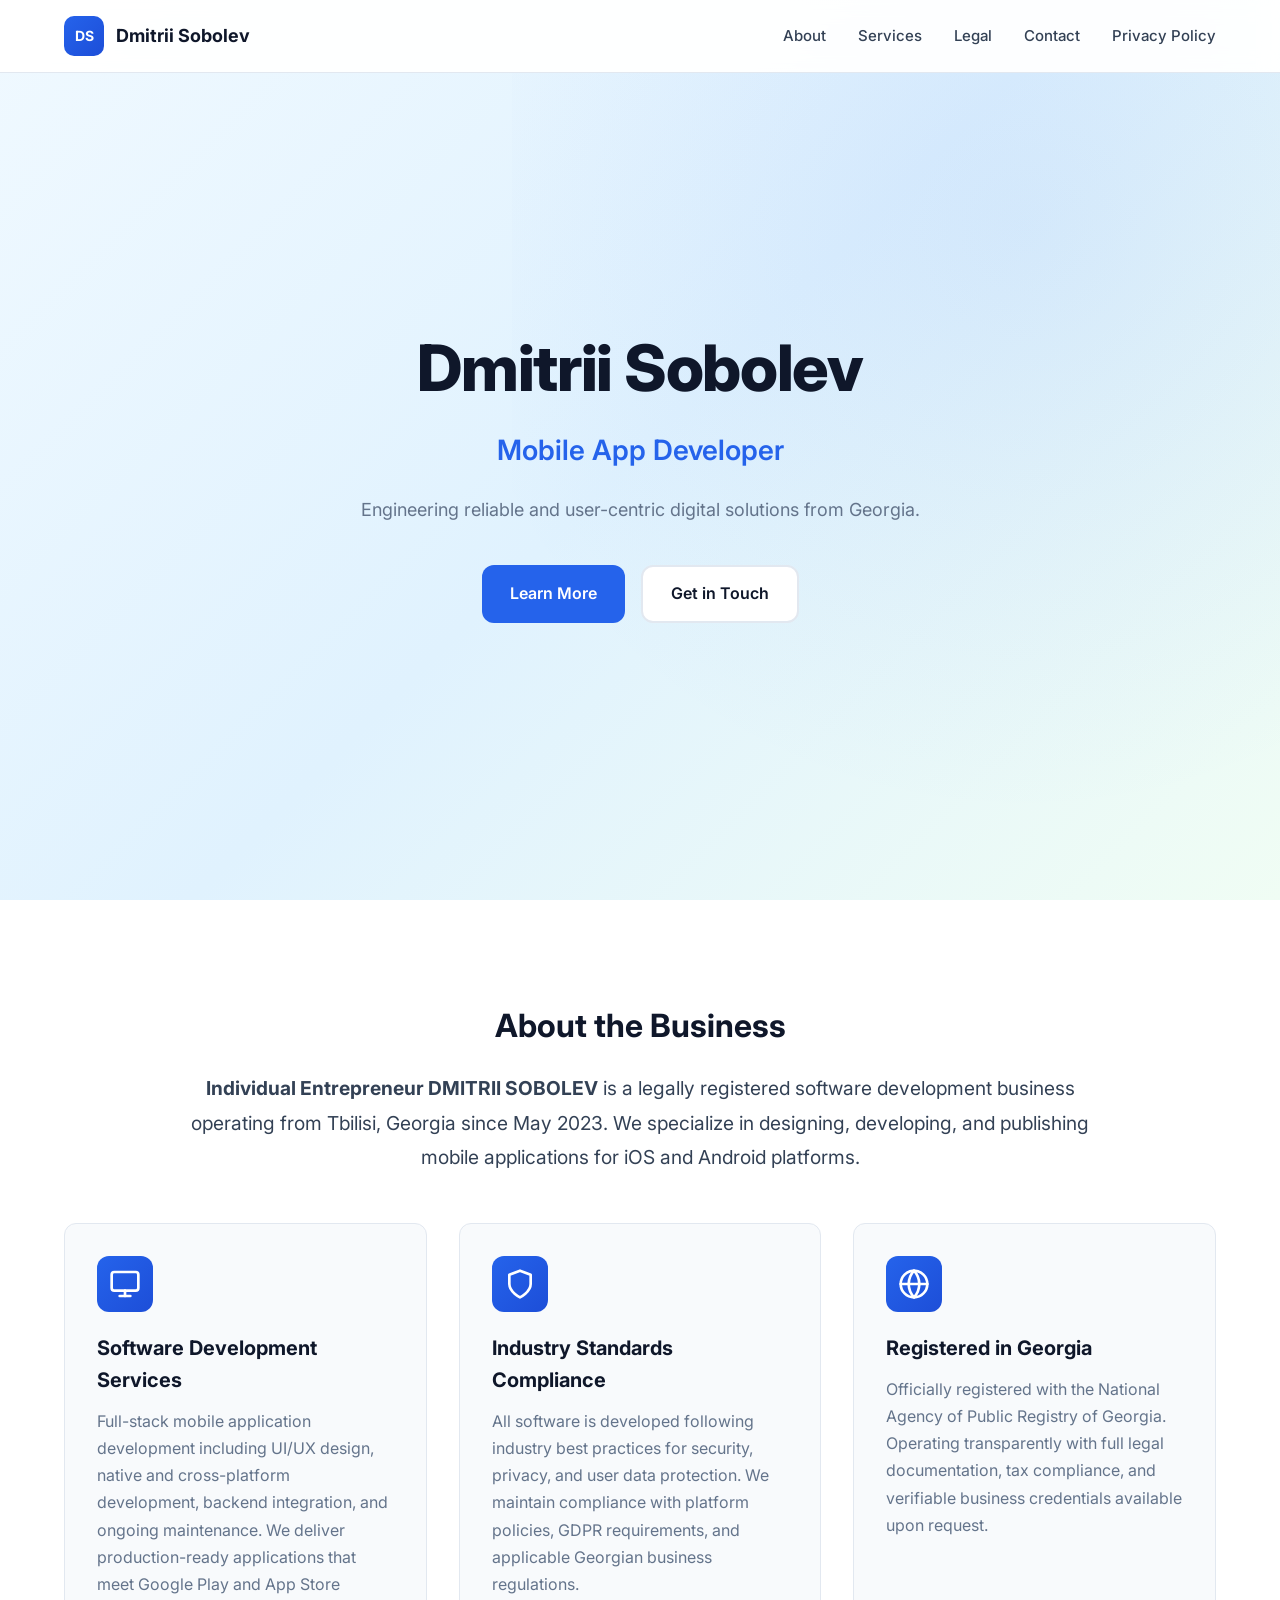
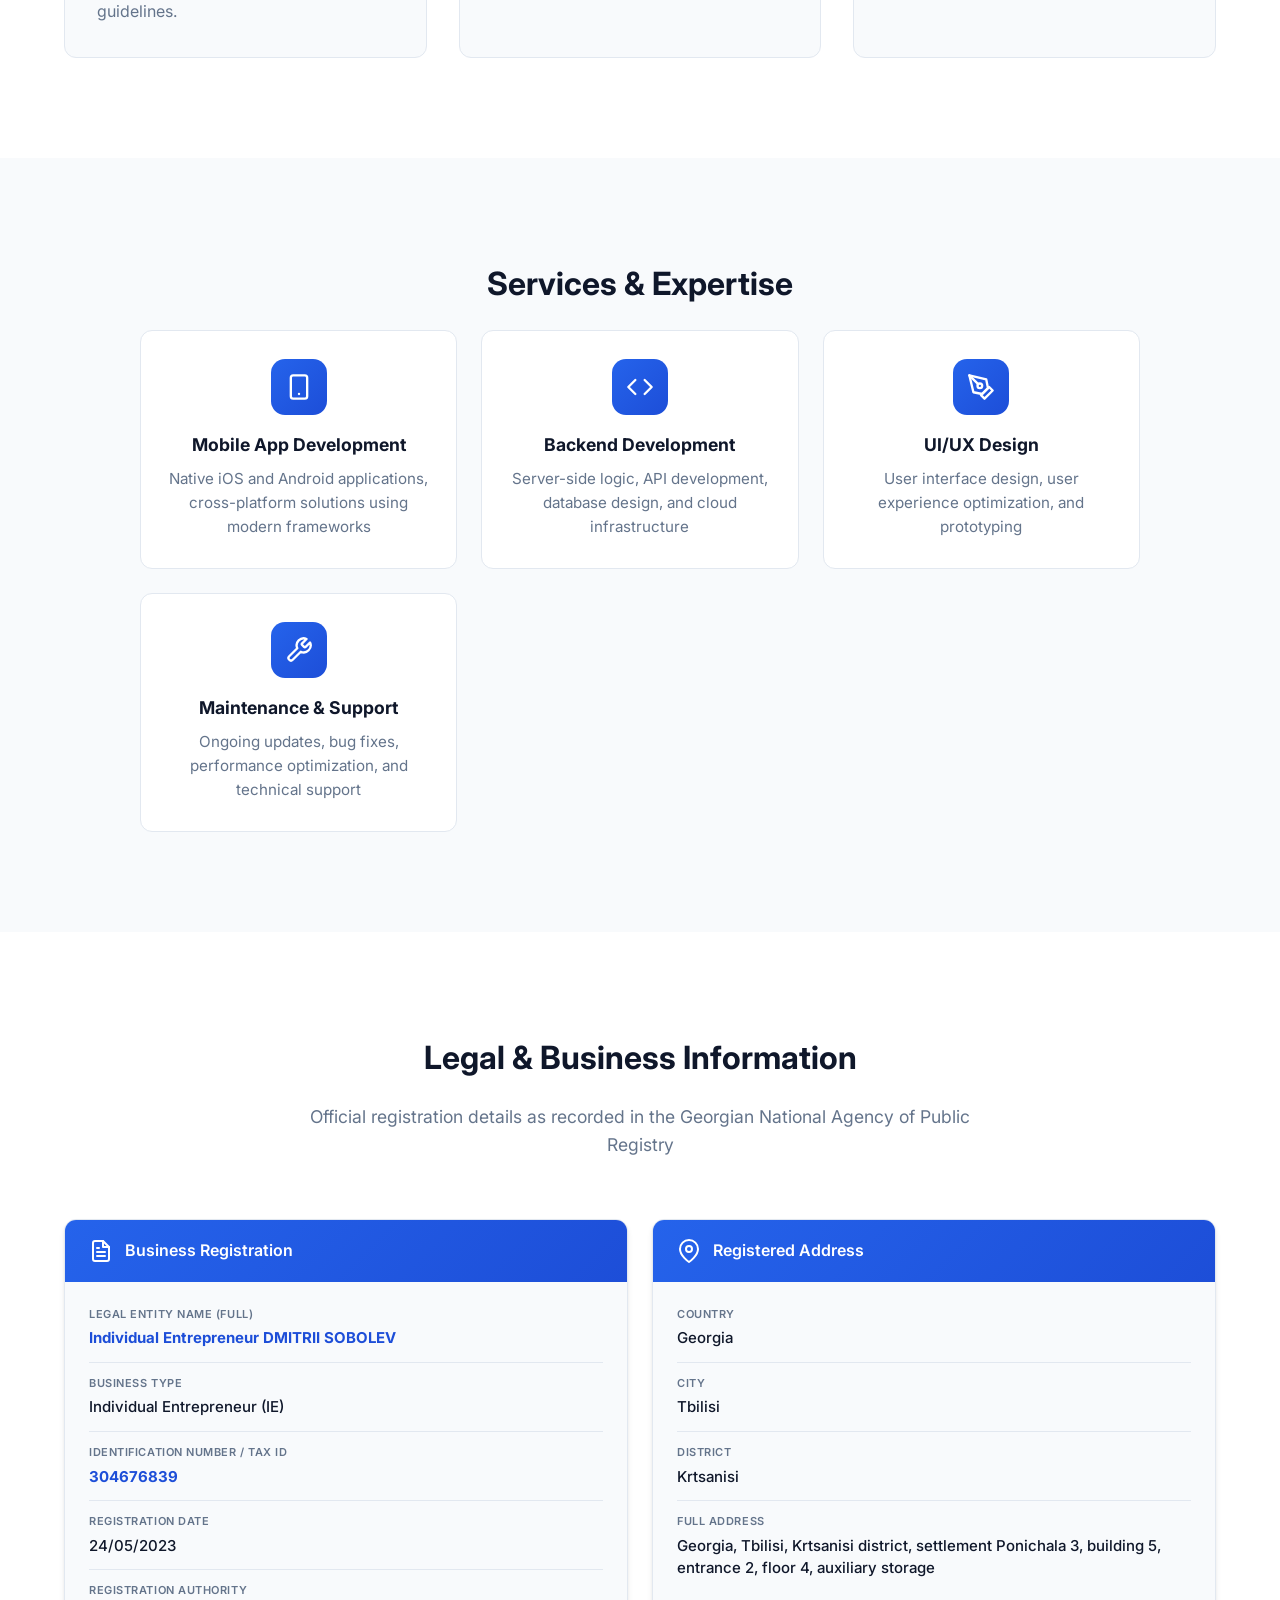
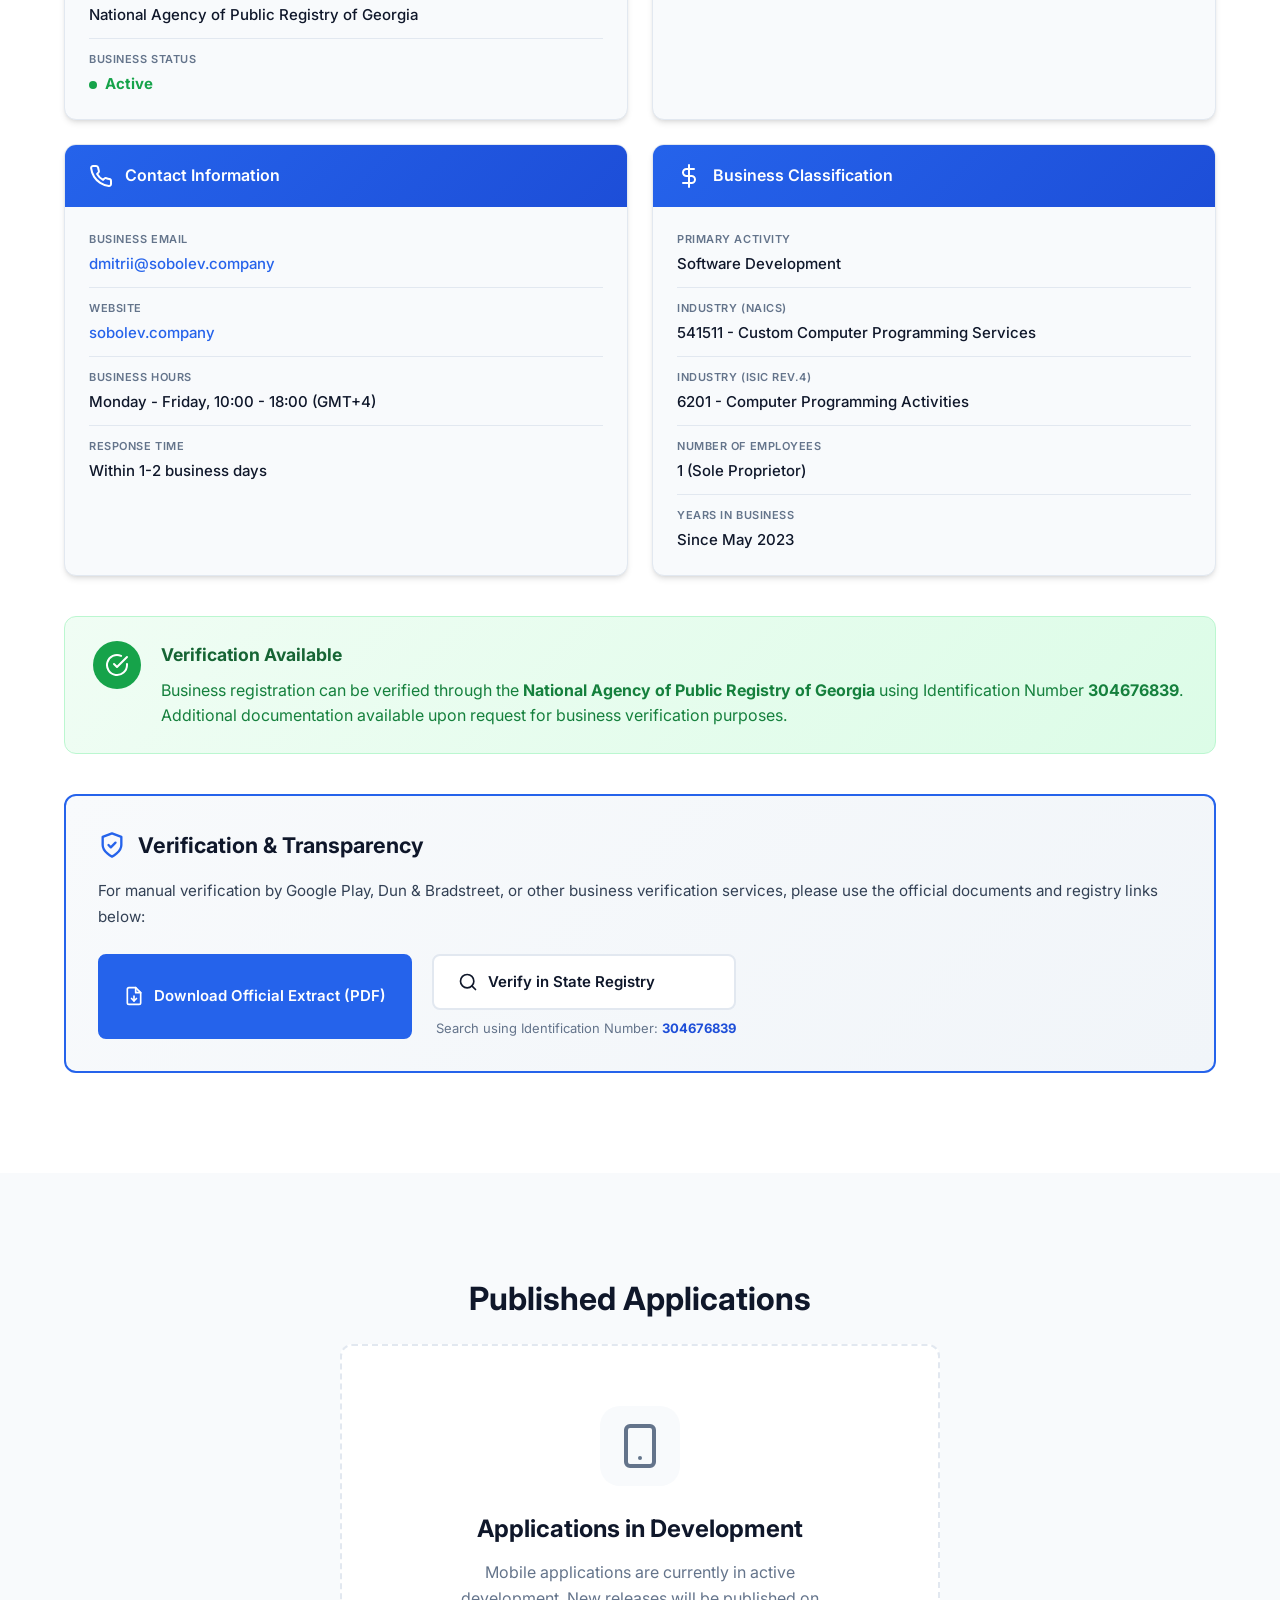
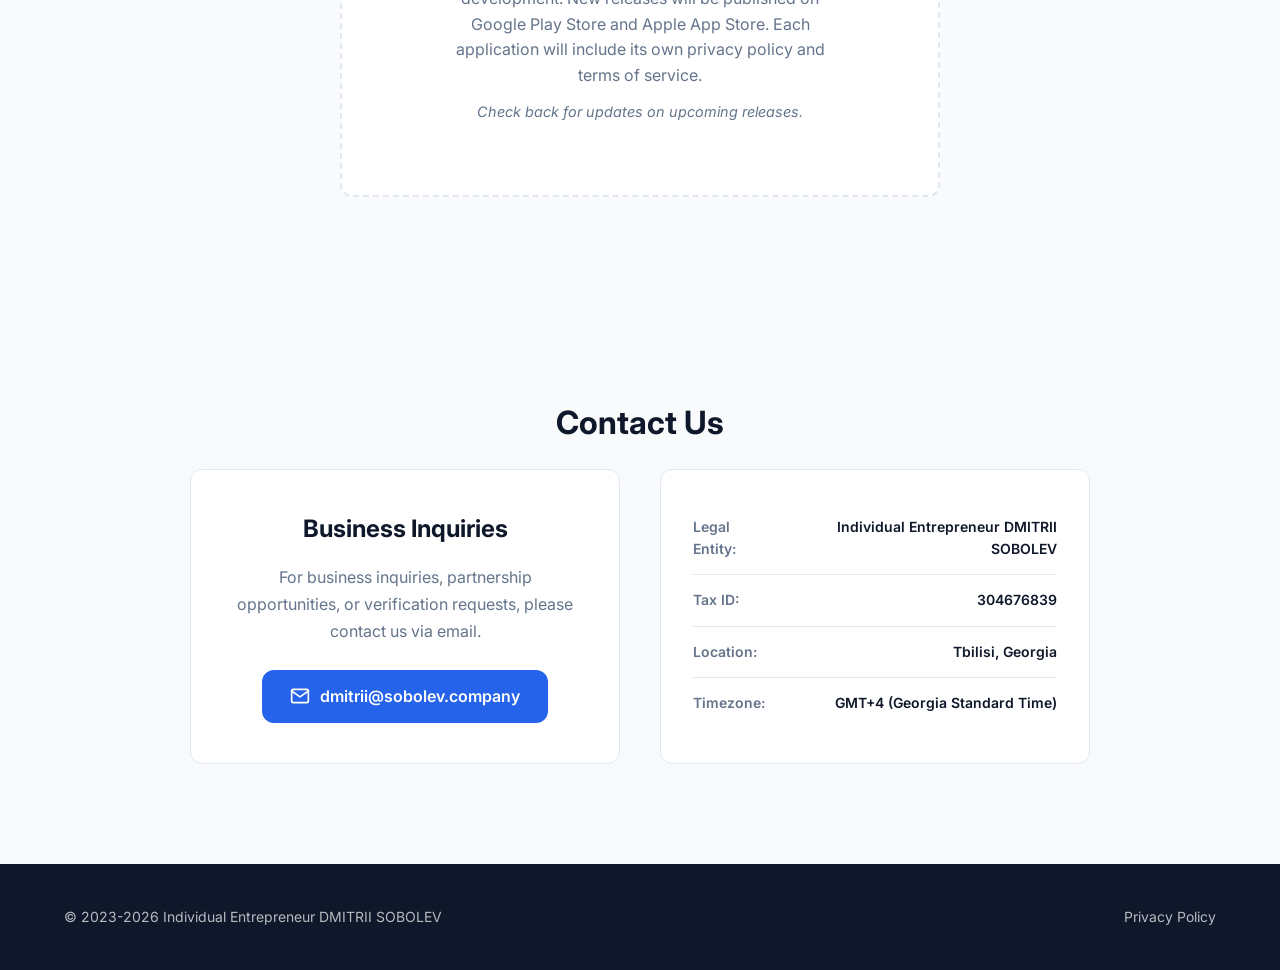
<file: index.html>
<!DOCTYPE html>
<html lang="en">
<head>
    <meta charset="UTF-8">
    <meta name="viewport" content="width=device-width, initial-scale=1.0">
    <title>Individual Entrepreneur DMITRII SOBOLEV | Mobile App Developer | Tbilisi, Georgia</title>
    <meta name="description" content="Individual Entrepreneur DMITRII SOBOLEV (Tax ID: 304676839) - Registered software development business in Tbilisi, Georgia. Professional mobile application development services since May 2023.">
    <meta name="author" content="Individual Entrepreneur DMITRII SOBOLEV">
    <meta name="robots" content="index, follow">
    <meta name="geo.region" content="GE-TB">
    <meta name="geo.placename" content="Tbilisi">
    <meta name="geo.position" content="41.6938;44.8015">
    <meta name="ICBM" content="41.6938, 44.8015">
    
    <meta property="og:type" content="business.business">
    <meta property="og:url" content="https://sobolev.company/">
    <meta property="og:title" content="Individual Entrepreneur DMITRII SOBOLEV | Mobile App Developer">
    <meta property="og:description" content="Registered software development business in Tbilisi, Georgia. Tax ID: 304676839. Professional mobile application development services.">
    <meta property="og:locale" content="en_US">
    <meta property="business:contact_data:street_address" content="Krtsanisi district, settlement Ponichala 3, building 5, entrance 2, floor 4, auxiliary storage">
    <meta property="business:contact_data:locality" content="Tbilisi">
    <meta property="business:contact_data:country_name" content="Georgia">
    <meta property="business:contact_data:email" content="dmitrii@sobolev.company">
    
    <link rel="canonical" href="https://sobolev.company/">
    
    <link rel="preconnect" href="https://fonts.googleapis.com">
    <link rel="preconnect" href="https://fonts.gstatic.com" crossorigin>
    <link href="https://fonts.googleapis.com/css2?family=Inter:wght@400;500;600;700;800&display=swap" rel="stylesheet">
    <link rel="stylesheet" href="styles.css">
    
    <script type="application/ld+json">
    {
      "@context": "https://schema.org",
      "@type": "LocalBusiness",
      "@id": "https://sobolev.company/#business",
      "name": "Individual Entrepreneur DMITRII SOBOLEV",
      "legalName": "Individual Entrepreneur DMITRII SOBOLEV",
      "alternateName": "IE DMITRII SOBOLEV",
      "description": "Independent software development studio specializing in mobile application development for iOS and Android platforms. Registered individual entrepreneur in Georgia providing professional full-stack development services.",
      "url": "https://sobolev.company",
      "email": "dmitrii@sobolev.company",
      "telephone": "",
      "foundingDate": "2023-05-24",
      "taxID": "304676839",
      "vatID": "304676839",
      "naics": "541511",
      "isicV4": "6201",
      "numberOfEmployees": {
        "@type": "QuantitativeValue",
        "value": 1
      },
      "founder": {
        "@type": "Person",
        "name": "Dmitrii Sobolev",
        "jobTitle": "Founder & Software Developer"
      },
      "address": {
        "@type": "PostalAddress",
        "streetAddress": "Krtsanisi district, settlement Ponichala 3, building 5, entrance 2, floor 4, auxiliary storage",
        "addressLocality": "Tbilisi",
        "addressRegion": "Krtsanisi",
        "postalCode": "",
        "addressCountry": {
          "@type": "Country",
          "name": "Georgia"
        }
      },
      "geo": {
        "@type": "GeoCoordinates",
        "latitude": "41.6938",
        "longitude": "44.8015"
      },
      "areaServed": {
        "@type": "Place",
        "name": "Worldwide"
      },
      "priceRange": "$$",
      "currenciesAccepted": "USD, EUR, GEL",
      "paymentAccepted": "Bank Transfer, Credit Card",
      "knowsLanguage": ["en", "ru"],
      "sameAs": []
    }
    </script>
    
    <script type="application/ld+json">
    {
      "@context": "https://schema.org",
      "@type": "WebSite",
      "name": "Individual Entrepreneur DMITRII SOBOLEV",
      "url": "https://sobolev.company",
      "publisher": {
        "@type": "LocalBusiness",
        "name": "Individual Entrepreneur DMITRII SOBOLEV"
      }
    }
    </script>
</head>
<body>
    <header class="header">
        <div class="container header-content">
            <a href="index.html" class="logo">
                <span class="logo-icon">DS</span>
                <span class="logo-text">Dmitrii Sobolev</span>
            </a>
            <nav class="nav">
                <a href="#about" class="nav-link">About</a>
                <a href="#services" class="nav-link">Services</a>
                <a href="#legal" class="nav-link">Legal</a>
                <a href="#contact" class="nav-link">Contact</a>
                <a href="privacy.html" class="nav-link">Privacy Policy</a>
            </nav>
            <button class="mobile-menu-btn" aria-label="Toggle menu">
                <span></span>
                <span></span>
                <span></span>
            </button>
        </div>
    </header>

    <nav class="mobile-nav">
        <a href="#about" class="nav-link">About</a>
        <a href="#services" class="nav-link">Services</a>
        <a href="#legal" class="nav-link">Legal</a>
        <a href="#contact" class="nav-link">Contact</a>
        <a href="privacy.html" class="nav-link">Privacy Policy</a>
    </nav>

    <section class="hero">
        <div class="container hero-content">
            <h1 class="hero-title">Dmitrii Sobolev</h1>
            <p class="hero-subtitle">Mobile App Developer</p>
            <p class="hero-description">Engineering reliable and user-centric digital solutions from Georgia.</p>
            <div class="hero-cta">
                <a href="#about" class="btn btn-primary">Learn More</a>
                <a href="mailto:dmitrii@sobolev.company" class="btn btn-secondary">Get in Touch</a>
            </div>
        </div>
        <div class="hero-bg"></div>
    </section>

    <section id="about" class="section about">
        <div class="container">
            <h2 class="section-title">About the Business</h2>
            <div class="about-intro">
                <p class="about-lead"><strong>Individual Entrepreneur DMITRII SOBOLEV</strong> is a legally registered software development business operating from Tbilisi, Georgia since May 2023. We specialize in designing, developing, and publishing mobile applications for iOS and Android platforms.</p>
            </div>
            <div class="about-content">
                <div class="about-card">
                    <div class="about-icon">
                        <svg xmlns="http://www.w3.org/2000/svg" width="32" height="32" viewBox="0 0 24 24" fill="none" stroke="currentColor" stroke-width="2" stroke-linecap="round" stroke-linejoin="round">
                            <rect x="2" y="3" width="20" height="14" rx="2" ry="2"></rect>
                            <line x1="8" y1="21" x2="16" y2="21"></line>
                            <line x1="12" y1="17" x2="12" y2="21"></line>
                        </svg>
                    </div>
                    <h3>Software Development Services</h3>
                    <p>Full-stack mobile application development including UI/UX design, native and cross-platform development, backend integration, and ongoing maintenance. We deliver production-ready applications that meet Google Play and App Store guidelines.</p>
                </div>
                <div class="about-card">
                    <div class="about-icon">
                        <svg xmlns="http://www.w3.org/2000/svg" width="32" height="32" viewBox="0 0 24 24" fill="none" stroke="currentColor" stroke-width="2" stroke-linecap="round" stroke-linejoin="round">
                            <path d="M12 22s8-4 8-10V5l-8-3-8 3v7c0 6 8 10 8 10z"></path>
                        </svg>
                    </div>
                    <h3>Industry Standards Compliance</h3>
                    <p>All software is developed following industry best practices for security, privacy, and user data protection. We maintain compliance with platform policies, GDPR requirements, and applicable Georgian business regulations.</p>
                </div>
                <div class="about-card">
                    <div class="about-icon">
                        <svg xmlns="http://www.w3.org/2000/svg" width="32" height="32" viewBox="0 0 24 24" fill="none" stroke="currentColor" stroke-width="2" stroke-linecap="round" stroke-linejoin="round">
                            <circle cx="12" cy="12" r="10"></circle>
                            <line x1="2" y1="12" x2="22" y2="12"></line>
                            <path d="M12 2a15.3 15.3 0 0 1 4 10 15.3 15.3 0 0 1-4 10 15.3 15.3 0 0 1-4-10 15.3 15.3 0 0 1 4-10z"></path>
                        </svg>
                    </div>
                    <h3>Registered in Georgia</h3>
                    <p>Officially registered with the National Agency of Public Registry of Georgia. Operating transparently with full legal documentation, tax compliance, and verifiable business credentials available upon request.</p>
                </div>
            </div>
        </div>
    </section>

    <section id="services" class="section services">
        <div class="container">
            <h2 class="section-title">Services & Expertise</h2>
            <div class="services-grid">
                <div class="service-item">
                    <div class="service-icon">
                        <svg xmlns="http://www.w3.org/2000/svg" width="28" height="28" viewBox="0 0 24 24" fill="none" stroke="currentColor" stroke-width="2" stroke-linecap="round" stroke-linejoin="round">
                            <rect x="5" y="2" width="14" height="20" rx="2" ry="2"></rect>
                            <line x1="12" y1="18" x2="12.01" y2="18"></line>
                        </svg>
                    </div>
                    <h4>Mobile App Development</h4>
                    <p>Native iOS and Android applications, cross-platform solutions using modern frameworks</p>
                </div>
                <div class="service-item">
                    <div class="service-icon">
                        <svg xmlns="http://www.w3.org/2000/svg" width="28" height="28" viewBox="0 0 24 24" fill="none" stroke="currentColor" stroke-width="2" stroke-linecap="round" stroke-linejoin="round">
                            <polyline points="16 18 22 12 16 6"></polyline>
                            <polyline points="8 6 2 12 8 18"></polyline>
                        </svg>
                    </div>
                    <h4>Backend Development</h4>
                    <p>Server-side logic, API development, database design, and cloud infrastructure</p>
                </div>
                <div class="service-item">
                    <div class="service-icon">
                        <svg xmlns="http://www.w3.org/2000/svg" width="28" height="28" viewBox="0 0 24 24" fill="none" stroke="currentColor" stroke-width="2" stroke-linecap="round" stroke-linejoin="round">
                            <path d="M12 19l7-7 3 3-7 7-3-3z"></path>
                            <path d="M18 13l-1.5-7.5L2 2l3.5 14.5L13 18l5-5z"></path>
                            <path d="M2 2l7.586 7.586"></path>
                            <circle cx="11" cy="11" r="2"></circle>
                        </svg>
                    </div>
                    <h4>UI/UX Design</h4>
                    <p>User interface design, user experience optimization, and prototyping</p>
                </div>
                <div class="service-item">
                    <div class="service-icon">
                        <svg xmlns="http://www.w3.org/2000/svg" width="28" height="28" viewBox="0 0 24 24" fill="none" stroke="currentColor" stroke-width="2" stroke-linecap="round" stroke-linejoin="round">
                            <path d="M14.7 6.3a1 1 0 0 0 0 1.4l1.6 1.6a1 1 0 0 0 1.4 0l3.77-3.77a6 6 0 0 1-7.94 7.94l-6.91 6.91a2.12 2.12 0 0 1-3-3l6.91-6.91a6 6 0 0 1 7.94-7.94l-3.76 3.76z"></path>
                        </svg>
                    </div>
                    <h4>Maintenance & Support</h4>
                    <p>Ongoing updates, bug fixes, performance optimization, and technical support</p>
                </div>
            </div>
        </div>
    </section>

    <section id="legal" class="section legal">
        <div class="container">
            <h2 class="section-title">Legal & Business Information</h2>
            <p class="section-subtitle">Official registration details as recorded in the Georgian National Agency of Public Registry</p>
            
            <div class="legal-cards-grid">
                <div class="legal-card">
                    <div class="legal-header">
                        <svg xmlns="http://www.w3.org/2000/svg" width="24" height="24" viewBox="0 0 24 24" fill="none" stroke="currentColor" stroke-width="2" stroke-linecap="round" stroke-linejoin="round">
                            <path d="M14 2H6a2 2 0 0 0-2 2v16a2 2 0 0 0 2 2h12a2 2 0 0 0 2-2V8z"></path>
                            <polyline points="14 2 14 8 20 8"></polyline>
                            <line x1="16" y1="13" x2="8" y2="13"></line>
                            <line x1="16" y1="17" x2="8" y2="17"></line>
                            <polyline points="10 9 9 9 8 9"></polyline>
                        </svg>
                        <span>Business Registration</span>
                    </div>
                    <div class="legal-content">
                        <div class="legal-item">
                            <span class="legal-label">Legal Entity Name (Full)</span>
                            <span class="legal-value legal-value-highlight">Individual Entrepreneur DMITRII SOBOLEV</span>
                        </div>
                        <div class="legal-item">
                            <span class="legal-label">Business Type</span>
                            <span class="legal-value">Individual Entrepreneur (IE)</span>
                        </div>
                        <div class="legal-item">
                            <span class="legal-label">Identification Number / Tax ID</span>
                            <span class="legal-value legal-value-highlight">304676839</span>
                        </div>
                        <div class="legal-item">
                            <span class="legal-label">Registration Date</span>
                            <span class="legal-value">24/05/2023</span>
                        </div>
                        <div class="legal-item">
                            <span class="legal-label">Registration Authority</span>
                            <span class="legal-value">National Agency of Public Registry of Georgia</span>
                        </div>
                        <div class="legal-item">
                            <span class="legal-label">Business Status</span>
                            <span class="legal-value status-active">Active</span>
                        </div>
                    </div>
                </div>

                <div class="legal-card">
                    <div class="legal-header">
                        <svg xmlns="http://www.w3.org/2000/svg" width="24" height="24" viewBox="0 0 24 24" fill="none" stroke="currentColor" stroke-width="2" stroke-linecap="round" stroke-linejoin="round">
                            <path d="M21 10c0 7-9 13-9 13s-9-6-9-13a9 9 0 0 1 18 0z"></path>
                            <circle cx="12" cy="10" r="3"></circle>
                        </svg>
                        <span>Registered Address</span>
                    </div>
                    <div class="legal-content">
                        <div class="legal-item">
                            <span class="legal-label">Country</span>
                            <span class="legal-value">Georgia</span>
                        </div>
                        <div class="legal-item">
                            <span class="legal-label">City</span>
                            <span class="legal-value">Tbilisi</span>
                        </div>
                        <div class="legal-item">
                            <span class="legal-label">District</span>
                            <span class="legal-value">Krtsanisi</span>
                        </div>
                        <div class="legal-item">
                            <span class="legal-label">Full Address</span>
                            <span class="legal-value">Georgia, Tbilisi, Krtsanisi district, settlement Ponichala 3, building 5, entrance 2, floor 4, auxiliary storage</span>
                        </div>
                    </div>
                </div>

                <div class="legal-card">
                    <div class="legal-header">
                        <svg xmlns="http://www.w3.org/2000/svg" width="24" height="24" viewBox="0 0 24 24" fill="none" stroke="currentColor" stroke-width="2" stroke-linecap="round" stroke-linejoin="round">
                            <path d="M22 16.92v3a2 2 0 0 1-2.18 2 19.79 19.79 0 0 1-8.63-3.07 19.5 19.5 0 0 1-6-6 19.79 19.79 0 0 1-3.07-8.67A2 2 0 0 1 4.11 2h3a2 2 0 0 1 2 1.72 12.84 12.84 0 0 0 .7 2.81 2 2 0 0 1-.45 2.11L8.09 9.91a16 16 0 0 0 6 6l1.27-1.27a2 2 0 0 1 2.11-.45 12.84 12.84 0 0 0 2.81.7A2 2 0 0 1 22 16.92z"></path>
                        </svg>
                        <span>Contact Information</span>
                    </div>
                    <div class="legal-content">
                        <div class="legal-item">
                            <span class="legal-label">Business Email</span>
                            <span class="legal-value"><a href="mailto:dmitrii@sobolev.company">dmitrii@sobolev.company</a></span>
                        </div>
                        <div class="legal-item">
                            <span class="legal-label">Website</span>
                            <span class="legal-value"><a href="https://sobolev.company">sobolev.company</a></span>
                        </div>
                        <div class="legal-item">
                            <span class="legal-label">Business Hours</span>
                            <span class="legal-value">Monday - Friday, 10:00 - 18:00 (GMT+4)</span>
                        </div>
                        <div class="legal-item">
                            <span class="legal-label">Response Time</span>
                            <span class="legal-value">Within 1-2 business days</span>
                        </div>
                    </div>
                </div>

                <div class="legal-card">
                    <div class="legal-header">
                        <svg xmlns="http://www.w3.org/2000/svg" width="24" height="24" viewBox="0 0 24 24" fill="none" stroke="currentColor" stroke-width="2" stroke-linecap="round" stroke-linejoin="round">
                            <line x1="12" y1="1" x2="12" y2="23"></line>
                            <path d="M17 5H9.5a3.5 3.5 0 0 0 0 7h5a3.5 3.5 0 0 1 0 7H6"></path>
                        </svg>
                        <span>Business Classification</span>
                    </div>
                    <div class="legal-content">
                        <div class="legal-item">
                            <span class="legal-label">Primary Activity</span>
                            <span class="legal-value">Software Development</span>
                        </div>
                        <div class="legal-item">
                            <span class="legal-label">Industry (NAICS)</span>
                            <span class="legal-value">541511 - Custom Computer Programming Services</span>
                        </div>
                        <div class="legal-item">
                            <span class="legal-label">Industry (ISIC Rev.4)</span>
                            <span class="legal-value">6201 - Computer Programming Activities</span>
                        </div>
                        <div class="legal-item">
                            <span class="legal-label">Number of Employees</span>
                            <span class="legal-value">1 (Sole Proprietor)</span>
                        </div>
                        <div class="legal-item">
                            <span class="legal-label">Years in Business</span>
                            <span class="legal-value">Since May 2023</span>
                        </div>
                    </div>
                </div>
            </div>

            <div class="legal-verification">
                <div class="verification-icon">
                    <svg xmlns="http://www.w3.org/2000/svg" width="24" height="24" viewBox="0 0 24 24" fill="none" stroke="currentColor" stroke-width="2" stroke-linecap="round" stroke-linejoin="round">
                        <path d="M22 11.08V12a10 10 0 1 1-5.93-9.14"></path>
                        <polyline points="22 4 12 14.01 9 11.01"></polyline>
                    </svg>
                </div>
                <div class="verification-text">
                    <h4>Verification Available</h4>
                    <p>Business registration can be verified through the <strong>National Agency of Public Registry of Georgia</strong> using Identification Number <strong>304676839</strong>. Additional documentation available upon request for business verification purposes.</p>
                </div>
            </div>

            <div class="verification-transparency">
                <div class="transparency-header">
                    <svg xmlns="http://www.w3.org/2000/svg" width="28" height="28" viewBox="0 0 24 24" fill="none" stroke="currentColor" stroke-width="2" stroke-linecap="round" stroke-linejoin="round">
                        <path d="M12 22s8-4 8-10V5l-8-3-8 3v7c0 6 8 10 8 10z"></path>
                        <path d="M9 12l2 2 4-4"></path>
                    </svg>
                    <h3>Verification & Transparency</h3>
                </div>
                <p class="transparency-description">For manual verification by Google Play, Dun & Bradstreet, or other business verification services, please use the official documents and registry links below:</p>
                <div class="transparency-buttons">
                    <a href="registration-certificate.pdf" target="_blank" rel="noopener noreferrer" class="transparency-btn transparency-btn-primary">
                        <svg xmlns="http://www.w3.org/2000/svg" width="20" height="20" viewBox="0 0 24 24" fill="none" stroke="currentColor" stroke-width="2" stroke-linecap="round" stroke-linejoin="round">
                            <path d="M14 2H6a2 2 0 0 0-2 2v16a2 2 0 0 0 2 2h12a2 2 0 0 0 2-2V8z"></path>
                            <polyline points="14 2 14 8 20 8"></polyline>
                            <line x1="12" y1="18" x2="12" y2="12"></line>
                            <polyline points="9 15 12 18 15 15"></polyline>
                        </svg>
                        Download Official Extract (PDF)
                    </a>
                    <div class="transparency-btn-wrapper">
                        <a href="https://enreg.reestri.gov.ge/main.php?m=new_index&l=en" target="_blank" rel="noopener noreferrer" class="transparency-btn transparency-btn-secondary">
                            <svg xmlns="http://www.w3.org/2000/svg" width="20" height="20" viewBox="0 0 24 24" fill="none" stroke="currentColor" stroke-width="2" stroke-linecap="round" stroke-linejoin="round">
                                <circle cx="11" cy="11" r="8"></circle>
                                <line x1="21" y1="21" x2="16.65" y2="16.65"></line>
                            </svg>
                            Verify in State Registry
                        </a>
                        <span class="transparency-note">Search using Identification Number: <strong>304676839</strong></span>
                    </div>
                </div>
            </div>
        </div>
    </section>

    <section id="apps" class="section apps">
        <div class="container">
            <h2 class="section-title">Published Applications</h2>
            <div class="apps-content">
                <div class="apps-placeholder">
                    <div class="apps-icon">
                        <svg xmlns="http://www.w3.org/2000/svg" width="48" height="48" viewBox="0 0 24 24" fill="none" stroke="currentColor" stroke-width="2" stroke-linecap="round" stroke-linejoin="round">
                            <rect x="5" y="2" width="14" height="20" rx="2" ry="2"></rect>
                            <line x1="12" y1="18" x2="12.01" y2="18"></line>
                        </svg>
                    </div>
                    <h3>Applications in Development</h3>
                    <p>Mobile applications are currently in active development. New releases will be published on Google Play Store and Apple App Store. Each application will include its own privacy policy and terms of service.</p>
                    <p class="apps-note">Check back for updates on upcoming releases.</p>
                </div>
            </div>
        </div>
    </section>

    <section id="contact" class="section contact">
        <div class="container">
            <h2 class="section-title">Contact Us</h2>
            <div class="contact-content">
                <div class="contact-card">
                    <h3>Business Inquiries</h3>
                    <p>For business inquiries, partnership opportunities, or verification requests, please contact us via email.</p>
                    <a href="mailto:dmitrii@sobolev.company" class="btn btn-primary">
                        <svg xmlns="http://www.w3.org/2000/svg" width="20" height="20" viewBox="0 0 24 24" fill="none" stroke="currentColor" stroke-width="2" stroke-linecap="round" stroke-linejoin="round">
                            <path d="M4 4h16c1.1 0 2 .9 2 2v12c0 1.1-.9 2-2 2H4c-1.1 0-2-.9-2-2V6c0-1.1.9-2 2-2z"></path>
                            <polyline points="22,6 12,13 2,6"></polyline>
                        </svg>
                        dmitrii@sobolev.company
                    </a>
                </div>
                <div class="contact-info-block">
                    <div class="info-row">
                        <span class="info-label">Legal Entity:</span>
                        <span class="info-value">Individual Entrepreneur DMITRII SOBOLEV</span>
                    </div>
                    <div class="info-row">
                        <span class="info-label">Tax ID:</span>
                        <span class="info-value">304676839</span>
                    </div>
                    <div class="info-row">
                        <span class="info-label">Location:</span>
                        <span class="info-value">Tbilisi, Georgia</span>
                    </div>
                    <div class="info-row">
                        <span class="info-label">Timezone:</span>
                        <span class="info-value">GMT+4 (Georgia Standard Time)</span>
                    </div>
                </div>
            </div>
        </div>
    </section>

    <footer class="footer">
        <div class="container footer-content">
            <p class="footer-copyright">&copy; 2023-2026 Individual Entrepreneur DMITRII SOBOLEV</p>
            <div class="footer-links">
                <a href="privacy.html">Privacy Policy</a>
            </div>
        </div>
    </footer>

    <script>
        const mobileMenuBtn = document.querySelector('.mobile-menu-btn');
        const mobileNav = document.querySelector('.mobile-nav');
        
        mobileMenuBtn.addEventListener('click', () => {
            mobileMenuBtn.classList.toggle('active');
            mobileNav.classList.toggle('active');
        });

        document.querySelectorAll('.mobile-nav .nav-link').forEach(link => {
            link.addEventListener('click', () => {
                mobileMenuBtn.classList.remove('active');
                mobileNav.classList.remove('active');
            });
        });

        document.querySelectorAll('a[href^="#"]').forEach(anchor => {
            anchor.addEventListener('click', function (e) {
                e.preventDefault();
                const target = document.querySelector(this.getAttribute('href'));
                if (target) {
                    target.scrollIntoView({
                        behavior: 'smooth',
                        block: 'start'
                    });
                }
            });
        });
    </script>
</body>
</html>
</file>
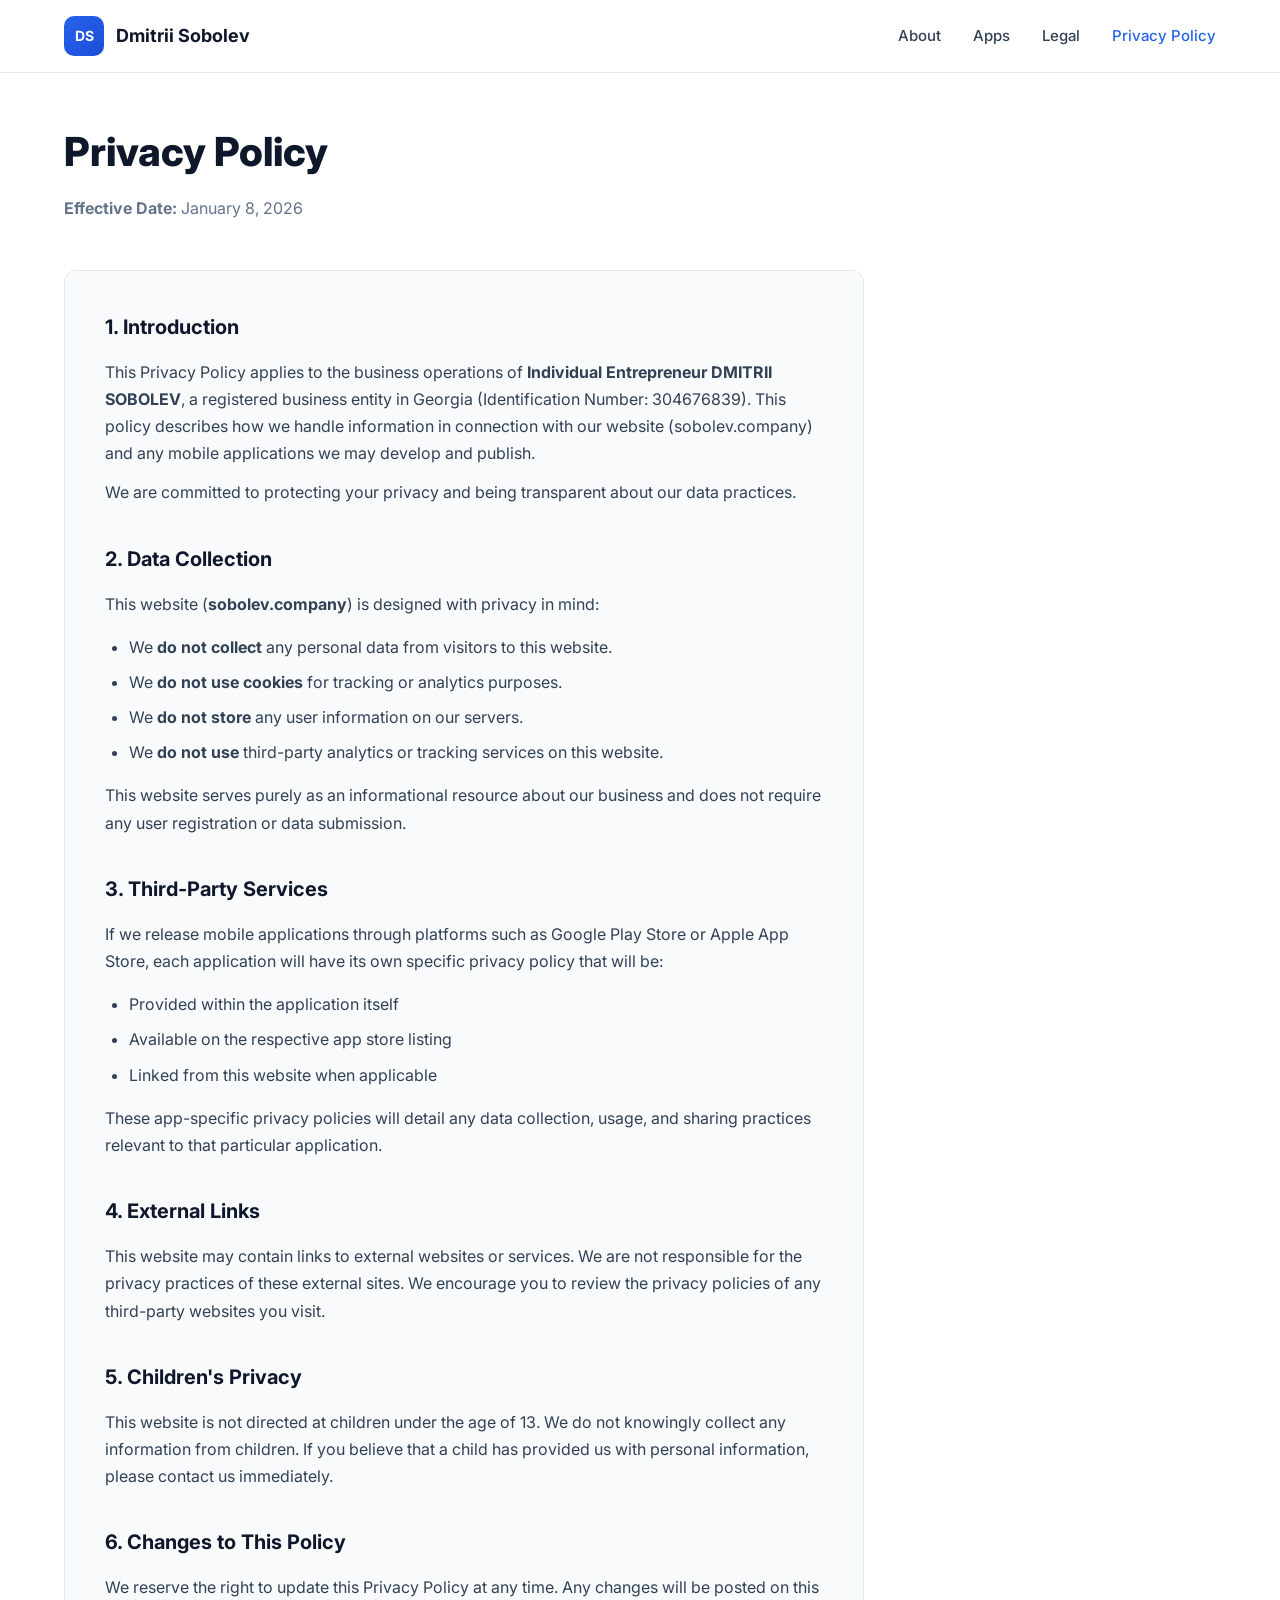
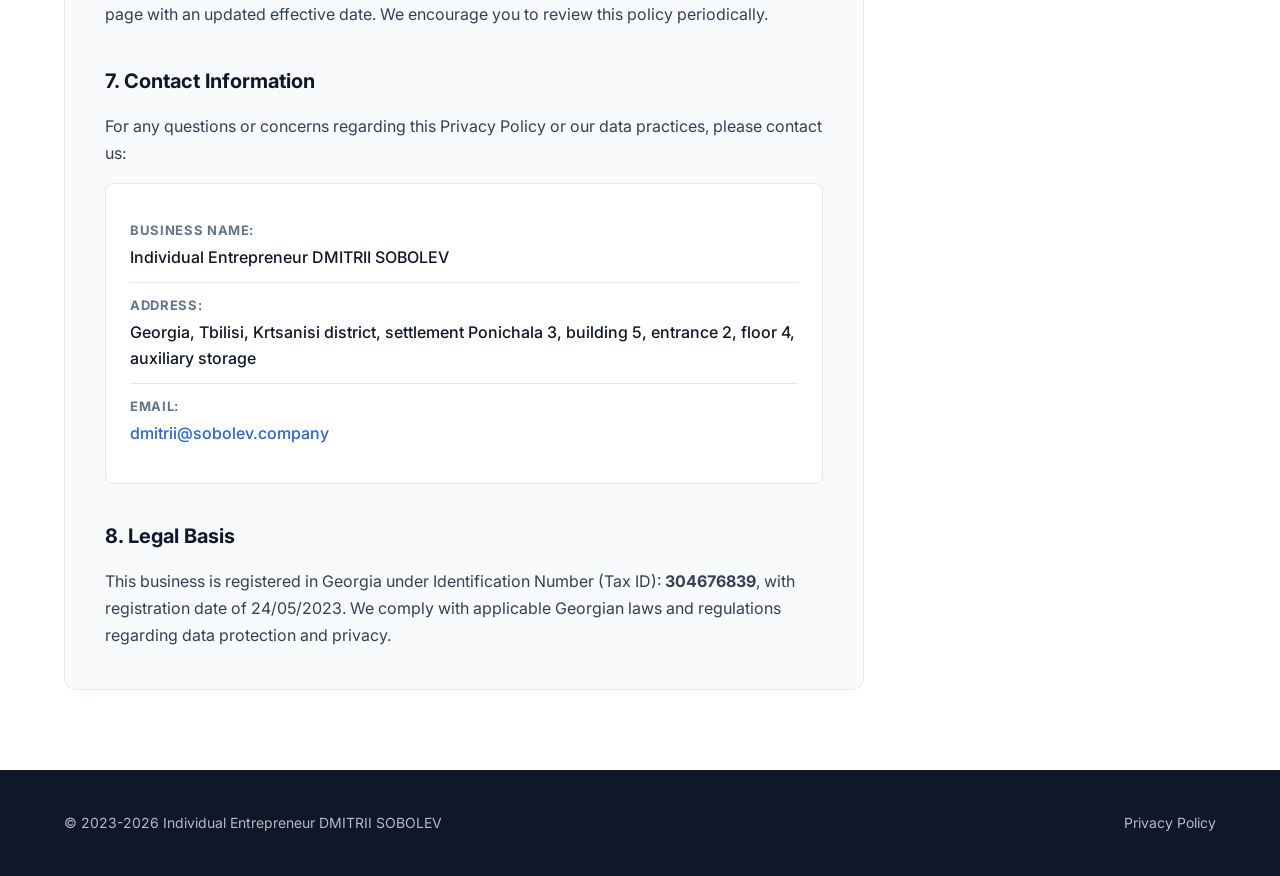
<file: privacy.html>
<!DOCTYPE html>
<html lang="en">
<head>
    <meta charset="UTF-8">
    <meta name="viewport" content="width=device-width, initial-scale=1.0">
    <title>Privacy Policy | Dmitrii Sobolev</title>
    <meta name="description" content="Privacy Policy for Individual Entrepreneur DMITRII SOBOLEV - sobolev.company">
    <meta name="author" content="Individual Entrepreneur DMITRII SOBOLEV">
    <meta name="robots" content="index, follow">
    
    <meta property="og:type" content="website">
    <meta property="og:url" content="https://sobolev.company/privacy.html">
    <meta property="og:title" content="Privacy Policy | Dmitrii Sobolev">
    <meta property="og:description" content="Privacy Policy for Individual Entrepreneur DMITRII SOBOLEV">
    
    <link rel="canonical" href="https://sobolev.company/privacy.html">
    
    <link rel="preconnect" href="https://fonts.googleapis.com">
    <link rel="preconnect" href="https://fonts.gstatic.com" crossorigin>
    <link href="https://fonts.googleapis.com/css2?family=Inter:wght@400;500;600;700;800&display=swap" rel="stylesheet">
    <link rel="stylesheet" href="styles.css">
</head>
<body>
    <header class="header">
        <div class="container header-content">
            <a href="index.html" class="logo">
                <span class="logo-icon">DS</span>
                <span class="logo-text">Dmitrii Sobolev</span>
            </a>
            <nav class="nav">
                <a href="index.html#about" class="nav-link">About</a>
                <a href="index.html#apps" class="nav-link">Apps</a>
                <a href="index.html#legal" class="nav-link">Legal</a>
                <a href="privacy.html" class="nav-link active">Privacy Policy</a>
            </nav>
            <button class="mobile-menu-btn" aria-label="Toggle menu">
                <span></span>
                <span></span>
                <span></span>
            </button>
        </div>
    </header>

    <nav class="mobile-nav">
        <a href="index.html#about" class="nav-link">About</a>
        <a href="index.html#apps" class="nav-link">Apps</a>
        <a href="index.html#legal" class="nav-link">Legal</a>
        <a href="privacy.html" class="nav-link active">Privacy Policy</a>
    </nav>

    <main class="privacy-page">
        <div class="container">
            <div class="privacy-header">
                <h1>Privacy Policy</h1>
                <p class="effective-date"><strong>Effective Date:</strong> January 8, 2026</p>
            </div>

            <div class="privacy-content">
                <section class="privacy-section">
                    <h2>1. Introduction</h2>
                    <p>This Privacy Policy applies to the business operations of <strong>Individual Entrepreneur DMITRII SOBOLEV</strong>, a registered business entity in Georgia (Identification Number: 304676839). This policy describes how we handle information in connection with our website (sobolev.company) and any mobile applications we may develop and publish.</p>
                    <p>We are committed to protecting your privacy and being transparent about our data practices.</p>
                </section>

                <section class="privacy-section">
                    <h2>2. Data Collection</h2>
                    <p>This website (<strong>sobolev.company</strong>) is designed with privacy in mind:</p>
                    <ul>
                        <li>We <strong>do not collect</strong> any personal data from visitors to this website.</li>
                        <li>We <strong>do not use cookies</strong> for tracking or analytics purposes.</li>
                        <li>We <strong>do not store</strong> any user information on our servers.</li>
                        <li>We <strong>do not use</strong> third-party analytics or tracking services on this website.</li>
                    </ul>
                    <p>This website serves purely as an informational resource about our business and does not require any user registration or data submission.</p>
                </section>

                <section class="privacy-section">
                    <h2>3. Third-Party Services</h2>
                    <p>If we release mobile applications through platforms such as Google Play Store or Apple App Store, each application will have its own specific privacy policy that will be:</p>
                    <ul>
                        <li>Provided within the application itself</li>
                        <li>Available on the respective app store listing</li>
                        <li>Linked from this website when applicable</li>
                    </ul>
                    <p>These app-specific privacy policies will detail any data collection, usage, and sharing practices relevant to that particular application.</p>
                </section>

                <section class="privacy-section">
                    <h2>4. External Links</h2>
                    <p>This website may contain links to external websites or services. We are not responsible for the privacy practices of these external sites. We encourage you to review the privacy policies of any third-party websites you visit.</p>
                </section>

                <section class="privacy-section">
                    <h2>5. Children's Privacy</h2>
                    <p>This website is not directed at children under the age of 13. We do not knowingly collect any information from children. If you believe that a child has provided us with personal information, please contact us immediately.</p>
                </section>

                <section class="privacy-section">
                    <h2>6. Changes to This Policy</h2>
                    <p>We reserve the right to update this Privacy Policy at any time. Any changes will be posted on this page with an updated effective date. We encourage you to review this policy periodically.</p>
                </section>

                <section class="privacy-section">
                    <h2>7. Contact Information</h2>
                    <p>For any questions or concerns regarding this Privacy Policy or our data practices, please contact us:</p>
                    <div class="contact-info">
                        <div class="contact-item">
                            <strong>Business Name:</strong>
                            <span>Individual Entrepreneur DMITRII SOBOLEV</span>
                        </div>
                        <div class="contact-item">
                            <strong>Address:</strong>
                            <span>Georgia, Tbilisi, Krtsanisi district, settlement Ponichala 3, building 5, entrance 2, floor 4, auxiliary storage</span>
                        </div>
                        <div class="contact-item">
                            <strong>Email:</strong>
                            <span><a href="mailto:dmitrii@sobolev.company">dmitrii@sobolev.company</a></span>
                        </div>
                    </div>
                </section>

                <section class="privacy-section">
                    <h2>8. Legal Basis</h2>
                    <p>This business is registered in Georgia under Identification Number (Tax ID): <strong>304676839</strong>, with registration date of 24/05/2023. We comply with applicable Georgian laws and regulations regarding data protection and privacy.</p>
                </section>
            </div>
        </div>
    </main>

    <footer class="footer">
        <div class="container footer-content">
            <p class="footer-copyright">&copy; 2023-2026 Individual Entrepreneur DMITRII SOBOLEV</p>
            <div class="footer-links">
                <a href="privacy.html">Privacy Policy</a>
            </div>
        </div>
    </footer>

    <script>
        const mobileMenuBtn = document.querySelector('.mobile-menu-btn');
        const mobileNav = document.querySelector('.mobile-nav');
        
        mobileMenuBtn.addEventListener('click', () => {
            mobileMenuBtn.classList.toggle('active');
            mobileNav.classList.toggle('active');
        });

        document.querySelectorAll('.mobile-nav .nav-link').forEach(link => {
            link.addEventListener('click', () => {
                mobileMenuBtn.classList.remove('active');
                mobileNav.classList.remove('active');
            });
        });
    </script>
</body>
</html>
</file>
<file: styles.css>
* {
    margin: 0;
    padding: 0;
    box-sizing: border-box;
}

:root {
    --primary: #2563eb;
    --primary-dark: #1d4ed8;
    --secondary: #0f172a;
    --text: #334155;
    --text-light: #64748b;
    --bg: #ffffff;
    --bg-alt: #f8fafc;
    --border: #e2e8f0;
    --radius: 12px;
    --shadow: 0 4px 6px -1px rgba(0, 0, 0, 0.1), 0 2px 4px -2px rgba(0, 0, 0, 0.1);
    --shadow-lg: 0 10px 15px -3px rgba(0, 0, 0, 0.1), 0 4px 6px -4px rgba(0, 0, 0, 0.1);
}

html {
    scroll-behavior: smooth;
}

body {
    font-family: 'Inter', -apple-system, BlinkMacSystemFont, 'Segoe UI', Roboto, sans-serif;
    color: var(--text);
    background: var(--bg);
    line-height: 1.6;
}

.container {
    max-width: 1200px;
    margin: 0 auto;
    padding: 0 24px;
}

a {
    color: var(--primary);
    text-decoration: none;
    transition: color 0.2s ease;
}

a:hover {
    color: var(--primary-dark);
}

.header {
    position: fixed;
    top: 0;
    left: 0;
    right: 0;
    background: rgba(255, 255, 255, 0.95);
    backdrop-filter: blur(10px);
    border-bottom: 1px solid var(--border);
    z-index: 1000;
}

.header-content {
    display: flex;
    justify-content: space-between;
    align-items: center;
    height: 72px;
}

.logo {
    display: flex;
    align-items: center;
    gap: 12px;
    text-decoration: none;
}

.logo-icon {
    width: 40px;
    height: 40px;
    background: linear-gradient(135deg, var(--primary) 0%, var(--primary-dark) 100%);
    color: white;
    border-radius: 10px;
    display: flex;
    align-items: center;
    justify-content: center;
    font-weight: 700;
    font-size: 14px;
}

.logo-text {
    font-weight: 700;
    font-size: 18px;
    color: var(--secondary);
}

.nav {
    display: flex;
    gap: 32px;
}

.nav-link {
    color: var(--text);
    font-weight: 500;
    font-size: 15px;
    transition: color 0.2s ease;
}

.nav-link:hover,
.nav-link.active {
    color: var(--primary);
}

.mobile-menu-btn {
    display: none;
    flex-direction: column;
    gap: 5px;
    background: none;
    border: none;
    cursor: pointer;
    padding: 8px;
}

.mobile-menu-btn span {
    width: 24px;
    height: 2px;
    background: var(--secondary);
    transition: all 0.3s ease;
}

.mobile-menu-btn.active span:nth-child(1) {
    transform: rotate(45deg) translate(5px, 5px);
}

.mobile-menu-btn.active span:nth-child(2) {
    opacity: 0;
}

.mobile-menu-btn.active span:nth-child(3) {
    transform: rotate(-45deg) translate(5px, -5px);
}

.mobile-nav {
    display: none;
    position: fixed;
    top: 72px;
    left: 0;
    right: 0;
    background: var(--bg);
    border-bottom: 1px solid var(--border);
    padding: 16px 24px;
    flex-direction: column;
    gap: 16px;
    z-index: 999;
}

.mobile-nav.active {
    display: flex;
}

.hero {
    position: relative;
    min-height: 100vh;
    display: flex;
    align-items: center;
    justify-content: center;
    padding: 120px 24px 80px;
    overflow: hidden;
}

.hero-bg {
    position: absolute;
    top: 0;
    left: 0;
    right: 0;
    bottom: 0;
    background: linear-gradient(135deg, #f0f9ff 0%, #e0f2fe 50%, #f0fdf4 100%);
    z-index: -1;
}

.hero-bg::before {
    content: '';
    position: absolute;
    top: -50%;
    right: -20%;
    width: 80%;
    height: 150%;
    background: radial-gradient(circle, rgba(37, 99, 235, 0.08) 0%, transparent 70%);
}

.hero-content {
    text-align: center;
    max-width: 800px;
}

.hero-title {
    font-size: clamp(2.5rem, 6vw, 4rem);
    font-weight: 800;
    color: var(--secondary);
    margin-bottom: 8px;
    letter-spacing: -0.02em;
}

.hero-subtitle {
    font-size: clamp(1.25rem, 3vw, 1.75rem);
    font-weight: 600;
    color: var(--primary);
    margin-bottom: 24px;
}

.hero-description {
    font-size: 1.125rem;
    color: var(--text-light);
    margin-bottom: 40px;
    max-width: 600px;
    margin-left: auto;
    margin-right: auto;
}

.hero-cta {
    display: flex;
    gap: 16px;
    justify-content: center;
    flex-wrap: wrap;
}

.btn {
    display: inline-flex;
    align-items: center;
    justify-content: center;
    padding: 14px 28px;
    font-size: 16px;
    font-weight: 600;
    border-radius: var(--radius);
    transition: all 0.2s ease;
    cursor: pointer;
    border: none;
}

.btn-primary {
    background: var(--primary);
    color: white;
}

.btn-primary:hover {
    background: var(--primary-dark);
    color: white;
    transform: translateY(-2px);
    box-shadow: var(--shadow-lg);
}

.btn-secondary {
    background: white;
    color: var(--secondary);
    border: 2px solid var(--border);
}

.btn-secondary:hover {
    border-color: var(--primary);
    color: var(--primary);
    transform: translateY(-2px);
}

.section {
    padding: 100px 0;
}

.section-title {
    font-size: 2rem;
    font-weight: 700;
    color: var(--secondary);
    text-align: center;
    margin-bottom: 20px;
}

.section-subtitle {
    text-align: center;
    color: var(--text-light);
    font-size: 1.1rem;
    max-width: 700px;
    margin: 0 auto 60px;
}

.about {
    background: var(--bg);
}

.about-intro {
    max-width: 900px;
    margin: 0 auto 48px;
    text-align: center;
}

.about-lead {
    font-size: 1.2rem;
    color: var(--text);
    line-height: 1.8;
}

.about-content {
    display: grid;
    grid-template-columns: repeat(auto-fit, minmax(300px, 1fr));
    gap: 32px;
}

.about-card {
    background: var(--bg-alt);
    padding: 32px;
    border-radius: var(--radius);
    border: 1px solid var(--border);
    transition: all 0.3s ease;
}

.about-card:hover {
    transform: translateY(-4px);
    box-shadow: var(--shadow-lg);
}

.about-icon {
    width: 56px;
    height: 56px;
    background: linear-gradient(135deg, var(--primary) 0%, var(--primary-dark) 100%);
    border-radius: 12px;
    display: flex;
    align-items: center;
    justify-content: center;
    color: white;
    margin-bottom: 20px;
}

.about-card h3 {
    font-size: 1.25rem;
    font-weight: 700;
    color: var(--secondary);
    margin-bottom: 12px;
}

.about-card p {
    color: var(--text-light);
    line-height: 1.7;
}

.apps {
    background: var(--bg-alt);
}

.apps-content {
    max-width: 600px;
    margin: 0 auto;
}

.apps-placeholder {
    text-align: center;
    padding: 60px 40px;
    background: var(--bg);
    border-radius: var(--radius);
    border: 2px dashed var(--border);
}

.apps-icon {
    width: 80px;
    height: 80px;
    background: var(--bg-alt);
    border-radius: 20px;
    display: flex;
    align-items: center;
    justify-content: center;
    color: var(--text-light);
    margin: 0 auto 24px;
}

.apps-placeholder h3 {
    font-size: 1.5rem;
    font-weight: 700;
    color: var(--secondary);
    margin-bottom: 12px;
}

.apps-placeholder p {
    color: var(--text-light);
    max-width: 400px;
    margin: 0 auto 12px;
}

.apps-note {
    font-size: 0.9rem;
    color: var(--text-light);
    font-style: italic;
    margin-top: 8px;
}

/* Services Section */
.services {
    background: var(--bg-alt);
}

.services-grid {
    display: grid;
    grid-template-columns: repeat(auto-fit, minmax(250px, 1fr));
    gap: 24px;
    max-width: 1000px;
    margin: 0 auto;
}

.service-item {
    background: var(--bg);
    padding: 28px;
    border-radius: var(--radius);
    border: 1px solid var(--border);
    text-align: center;
    transition: all 0.3s ease;
}

.service-item:hover {
    transform: translateY(-4px);
    box-shadow: var(--shadow);
}

.service-icon {
    width: 56px;
    height: 56px;
    background: linear-gradient(135deg, var(--primary) 0%, var(--primary-dark) 100%);
    border-radius: 14px;
    display: flex;
    align-items: center;
    justify-content: center;
    color: white;
    margin: 0 auto 16px;
}

.service-item h4 {
    font-size: 1.1rem;
    font-weight: 700;
    color: var(--secondary);
    margin-bottom: 8px;
}

.service-item p {
    font-size: 0.95rem;
    color: var(--text-light);
    line-height: 1.6;
}

/* Legal Section Enhanced */
.legal {
    background: var(--bg);
}

.legal-cards-grid {
    display: grid;
    grid-template-columns: repeat(2, 1fr);
    gap: 24px;
    margin-bottom: 40px;
}

.legal-card {
    background: var(--bg-alt);
    border-radius: var(--radius);
    border: 1px solid var(--border);
    overflow: hidden;
    box-shadow: var(--shadow);
}

.legal-header {
    display: flex;
    align-items: center;
    gap: 12px;
    padding: 18px 24px;
    background: linear-gradient(135deg, var(--primary) 0%, var(--primary-dark) 100%);
    color: white;
    font-weight: 600;
    font-size: 1rem;
}

.legal-content {
    padding: 24px;
}

.legal-item {
    display: flex;
    flex-direction: column;
    gap: 4px;
    padding: 12px 0;
    border-bottom: 1px solid var(--border);
}

.legal-item:last-child {
    border-bottom: none;
    padding-bottom: 0;
}

.legal-item:first-child {
    padding-top: 0;
}

.legal-label {
    font-size: 11px;
    font-weight: 600;
    color: var(--text-light);
    text-transform: uppercase;
    letter-spacing: 0.05em;
}

.legal-value {
    font-size: 15px;
    color: var(--secondary);
    font-weight: 500;
    line-height: 1.5;
}

.legal-value-highlight {
    color: var(--primary-dark);
    font-weight: 700;
}

.status-active {
    color: #16a34a;
    font-weight: 700;
}

.status-active::before {
    content: '';
    display: inline-block;
    width: 8px;
    height: 8px;
    background: #16a34a;
    border-radius: 50%;
    margin-right: 8px;
}

.legal-value a {
    color: var(--primary);
}

.legal-verification {
    display: flex;
    align-items: flex-start;
    gap: 20px;
    background: linear-gradient(135deg, #f0fdf4 0%, #dcfce7 100%);
    border: 1px solid #bbf7d0;
    border-radius: var(--radius);
    padding: 24px 28px;
}

.verification-icon {
    width: 48px;
    height: 48px;
    background: #16a34a;
    border-radius: 50%;
    display: flex;
    align-items: center;
    justify-content: center;
    color: white;
    flex-shrink: 0;
}

.verification-text h4 {
    font-size: 1.1rem;
    font-weight: 700;
    color: #166534;
    margin-bottom: 8px;
}

.verification-text p {
    color: #15803d;
    line-height: 1.6;
}

/* Verification & Transparency Block */
.verification-transparency {
    margin-top: 40px;
    background: linear-gradient(135deg, #f8fafc 0%, #f1f5f9 100%);
    border: 2px solid var(--primary);
    border-radius: var(--radius);
    padding: 32px;
}

.transparency-header {
    display: flex;
    align-items: center;
    gap: 12px;
    margin-bottom: 16px;
}

.transparency-header svg {
    color: var(--primary);
    flex-shrink: 0;
}

.transparency-header h3 {
    font-size: 1.35rem;
    font-weight: 700;
    color: var(--secondary);
    margin: 0;
}

.transparency-description {
    color: var(--text);
    line-height: 1.7;
    margin-bottom: 24px;
    font-size: 0.95rem;
}

.transparency-buttons {
    display: flex;
    gap: 20px;
    flex-wrap: wrap;
}

.transparency-btn {
    display: inline-flex;
    align-items: center;
    gap: 10px;
    padding: 14px 24px;
    font-size: 15px;
    font-weight: 600;
    border-radius: 8px;
    text-decoration: none;
    transition: all 0.2s ease;
    border: 2px solid transparent;
}

.transparency-btn-primary {
    background: var(--primary);
    color: white;
    border-color: var(--primary);
}

.transparency-btn-primary:hover {
    background: var(--primary-dark);
    border-color: var(--primary-dark);
    color: white;
    transform: translateY(-2px);
    box-shadow: 0 4px 12px rgba(37, 99, 235, 0.3);
}

.transparency-btn-secondary {
    background: white;
    color: var(--secondary);
    border-color: var(--border);
}

.transparency-btn-secondary:hover {
    border-color: var(--primary);
    color: var(--primary);
    transform: translateY(-2px);
    box-shadow: var(--shadow);
}

.transparency-btn-wrapper {
    display: flex;
    flex-direction: column;
    gap: 8px;
}

.transparency-note {
    font-size: 13px;
    color: var(--text-light);
    padding-left: 4px;
}

.transparency-note strong {
    color: var(--primary-dark);
    font-weight: 700;
}

/* Contact Section */
.contact {
    background: var(--bg-alt);
}

.contact-content {
    display: grid;
    grid-template-columns: 1fr 1fr;
    gap: 40px;
    max-width: 900px;
    margin: 0 auto;
}

.contact-card {
    background: var(--bg);
    padding: 40px;
    border-radius: var(--radius);
    border: 1px solid var(--border);
    text-align: center;
}

.contact-card h3 {
    font-size: 1.5rem;
    font-weight: 700;
    color: var(--secondary);
    margin-bottom: 16px;
}

.contact-card p {
    color: var(--text-light);
    margin-bottom: 24px;
    line-height: 1.7;
}

.contact-card .btn {
    gap: 10px;
}

.contact-info-block {
    background: var(--bg);
    padding: 32px;
    border-radius: var(--radius);
    border: 1px solid var(--border);
}

.info-row {
    display: flex;
    justify-content: space-between;
    padding: 14px 0;
    border-bottom: 1px solid var(--border);
}

.info-row:last-child {
    border-bottom: none;
}

.info-label {
    font-weight: 600;
    color: var(--text-light);
    font-size: 14px;
}

.info-value {
    font-weight: 600;
    color: var(--secondary);
    font-size: 14px;
    text-align: right;
}

.footer {
    background: var(--secondary);
    color: white;
    padding: 40px 0;
}

.footer-content {
    display: flex;
    justify-content: space-between;
    align-items: center;
    flex-wrap: wrap;
    gap: 16px;
}

.footer-copyright {
    font-size: 14px;
    color: rgba(255, 255, 255, 0.7);
}

.footer-links a {
    color: rgba(255, 255, 255, 0.7);
    font-size: 14px;
    transition: color 0.2s ease;
}

.footer-links a:hover {
    color: white;
}

.privacy-page {
    padding: 120px 0 80px;
    min-height: calc(100vh - 200px);
}

.privacy-header {
    margin-bottom: 48px;
}

.privacy-header h1 {
    font-size: 2.5rem;
    font-weight: 800;
    color: var(--secondary);
    margin-bottom: 12px;
}

.effective-date {
    color: var(--text-light);
    font-size: 1rem;
}

.privacy-content {
    max-width: 800px;
    background: var(--bg-alt);
    border-radius: var(--radius);
    border: 1px solid var(--border);
    padding: 40px;
}

.privacy-section {
    margin-bottom: 36px;
}

.privacy-section:last-child {
    margin-bottom: 0;
}

.privacy-section h2 {
    font-size: 1.25rem;
    font-weight: 700;
    color: var(--secondary);
    margin-bottom: 16px;
}

.privacy-section p {
    color: var(--text);
    margin-bottom: 12px;
    line-height: 1.7;
}

.privacy-section p:last-child {
    margin-bottom: 0;
}

.privacy-section ul {
    margin: 16px 0;
    padding-left: 24px;
}

.privacy-section li {
    color: var(--text);
    margin-bottom: 8px;
    line-height: 1.7;
}

.contact-info {
    background: var(--bg);
    border-radius: 8px;
    padding: 24px;
    margin-top: 16px;
    border: 1px solid var(--border);
}

.contact-item {
    display: flex;
    flex-direction: column;
    gap: 4px;
    padding: 12px 0;
    border-bottom: 1px solid var(--border);
}

.contact-item:last-child {
    border-bottom: none;
}

.contact-item strong {
    font-size: 13px;
    color: var(--text-light);
    text-transform: uppercase;
    letter-spacing: 0.05em;
}

.contact-item span {
    color: var(--secondary);
    font-weight: 500;
}

@media (max-width: 768px) {
    .nav {
        display: none;
    }

    .mobile-menu-btn {
        display: flex;
    }

    .hero {
        padding: 100px 24px 60px;
        min-height: auto;
    }

    .hero-cta {
        flex-direction: column;
        align-items: center;
    }

    .btn {
        width: 100%;
        max-width: 280px;
    }

    .section {
        padding: 60px 0;
    }

    .section-title {
        font-size: 1.75rem;
        margin-bottom: 16px;
    }

    .section-subtitle {
        margin-bottom: 40px;
    }

    .about-content {
        grid-template-columns: 1fr;
    }

    .services-grid {
        grid-template-columns: 1fr;
    }

    .legal-cards-grid {
        grid-template-columns: 1fr;
    }

    .legal-item {
        padding: 10px 0;
    }

    .legal-verification {
        flex-direction: column;
        text-align: center;
    }

    .verification-icon {
        margin: 0 auto;
    }

    .contact-content {
        grid-template-columns: 1fr;
    }

    .verification-transparency {
        padding: 24px;
    }

    .transparency-header h3 {
        font-size: 1.15rem;
    }

    .transparency-buttons {
        flex-direction: column;
        gap: 16px;
    }

    .transparency-btn {
        width: 100%;
        justify-content: center;
        padding: 14px 20px;
    }

    .transparency-note {
        text-align: center;
    }

    .footer-content {
        flex-direction: column;
        text-align: center;
    }

    .privacy-page {
        padding: 100px 0 60px;
    }

    .privacy-header h1 {
        font-size: 2rem;
    }

    .privacy-content {
        padding: 24px;
    }
}

@media (max-width: 480px) {
    .container {
        padding: 0 16px;
    }

    .header-content {
        height: 64px;
    }

    .mobile-nav {
        top: 64px;
    }

    .logo-text {
        font-size: 16px;
    }

    .hero-title {
        font-size: 2rem;
    }

    .hero-subtitle {
        font-size: 1.125rem;
    }

    .about-card {
        padding: 24px;
    }

    .legal-header {
        padding: 16px 20px;
        font-size: 1rem;
    }

    .legal-content {
        padding: 20px;
    }
}
</file>
